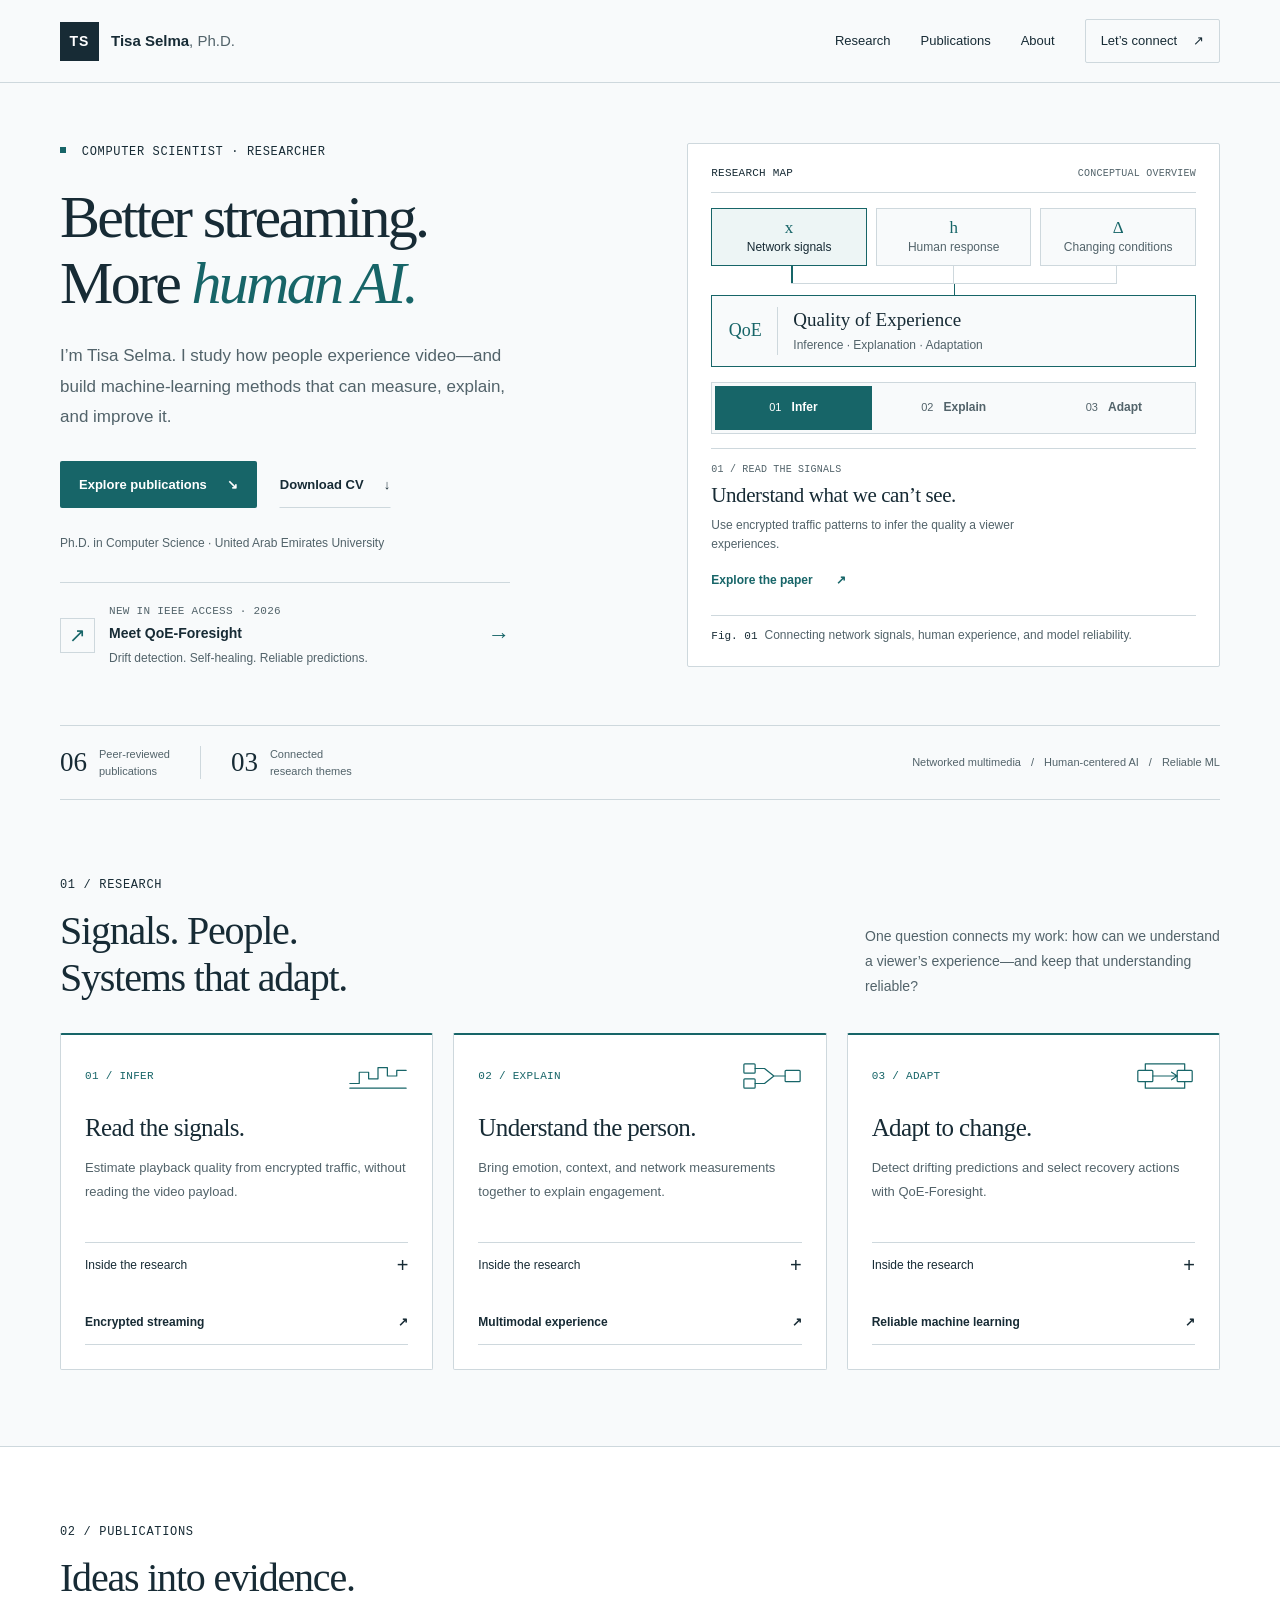
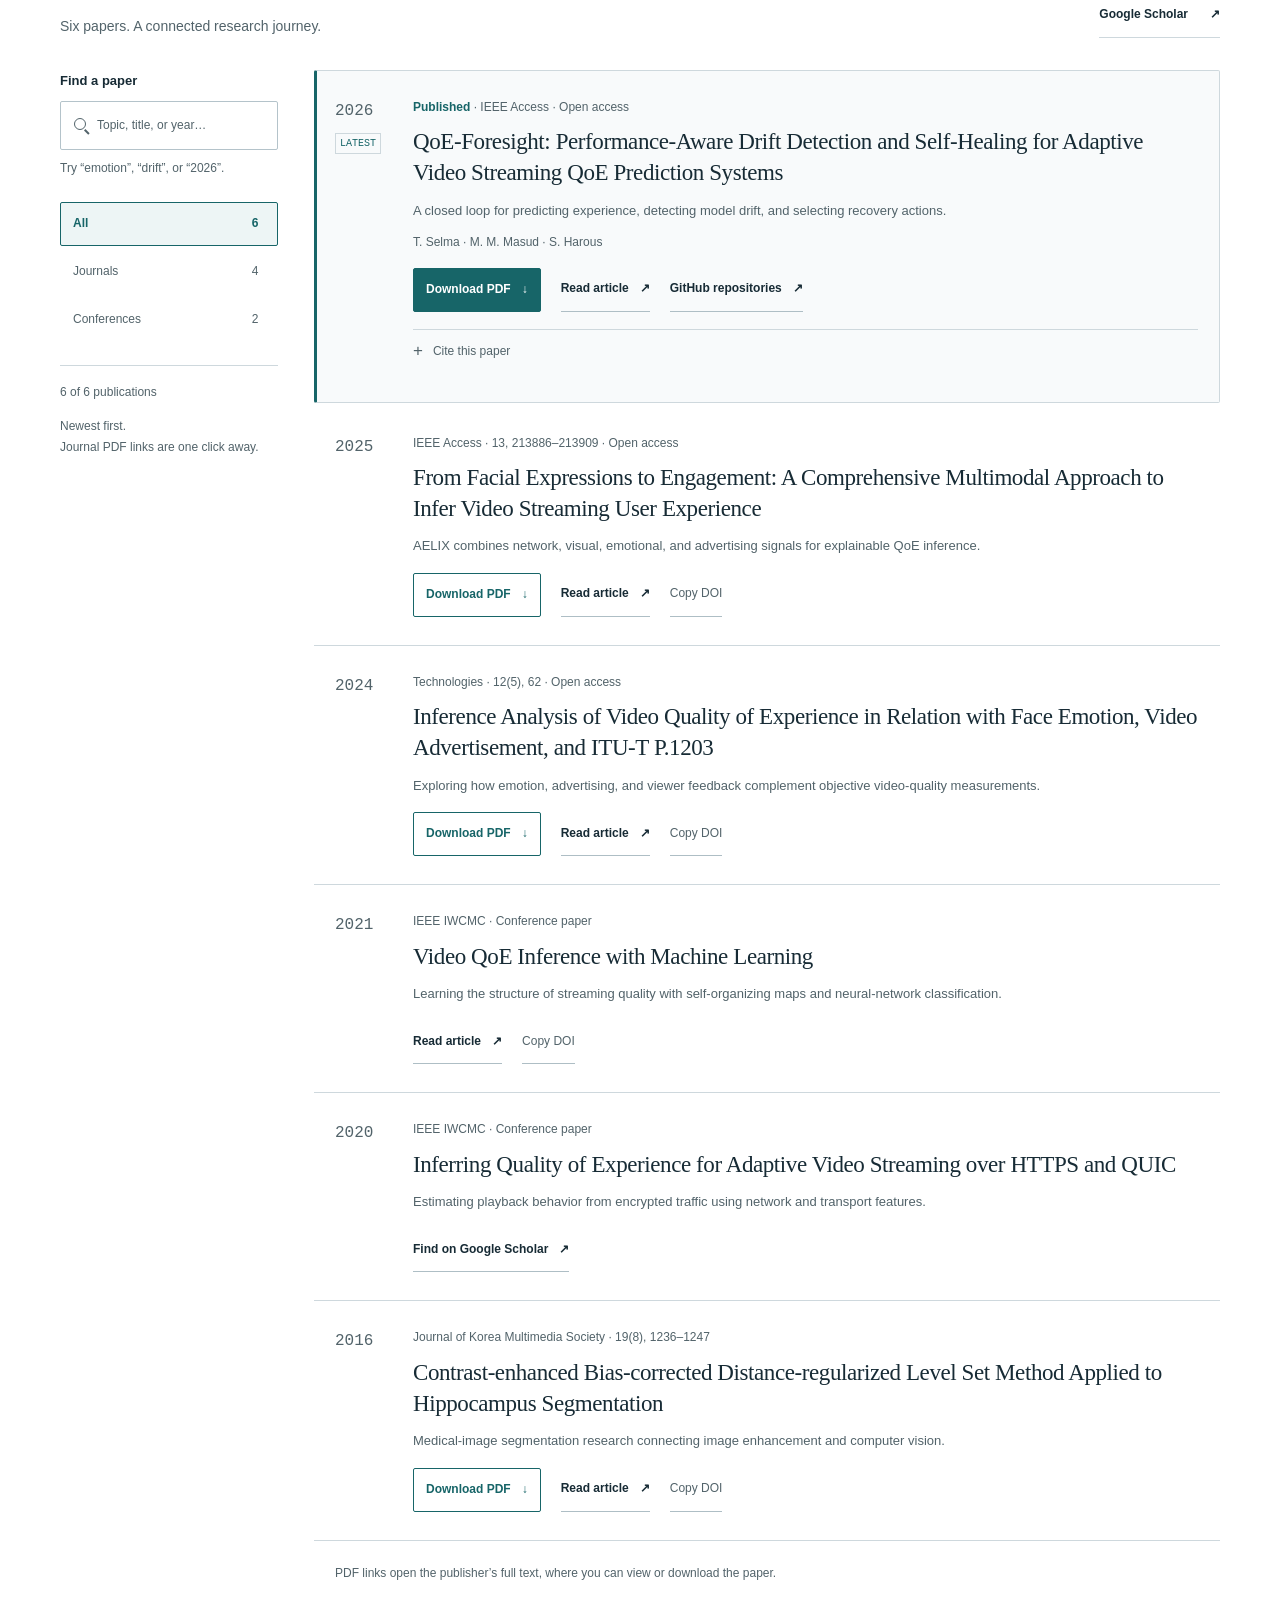
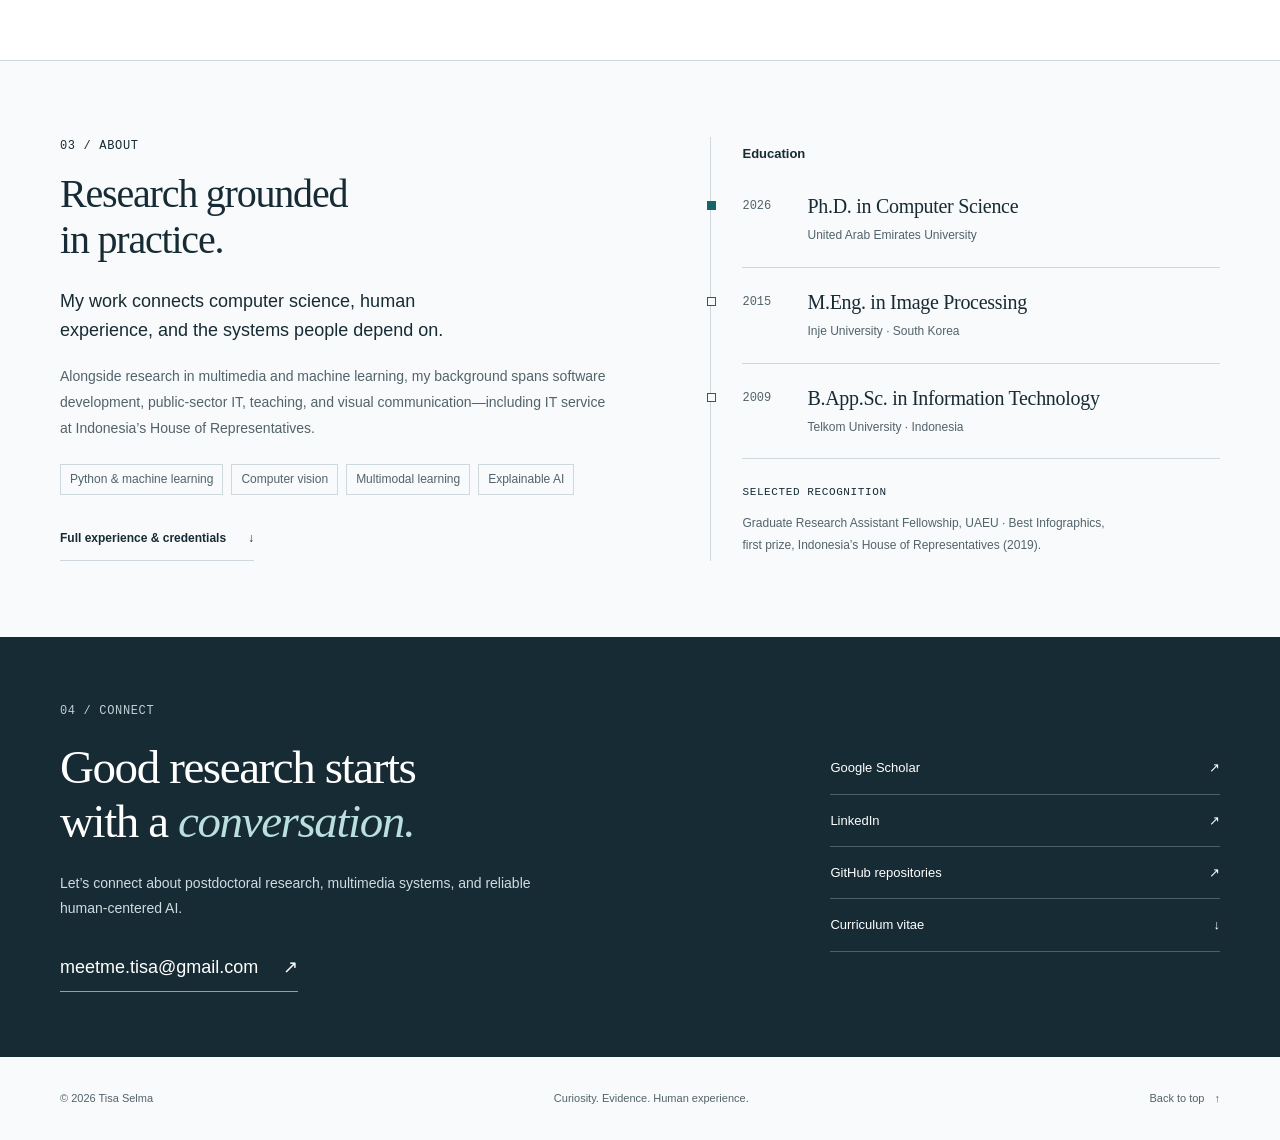
<file: index.html>
<!doctype html>
<html lang="en">
<head>
  <meta charset="utf-8">
  <meta name="viewport" content="width=device-width, initial-scale=1">
  <meta name="description" content="Tisa Selma, Ph.D. — research in video Quality of Experience, human-centered AI, and reliable machine learning. Explore publications and open-access papers.">
  <meta name="theme-color" content="#f8fafb">
  <link rel="canonical" href="https://meetmetisa-dev.github.io/tisa.github.io/">
  <meta property="og:type" content="website">
  <meta property="og:title" content="Tisa Selma, Ph.D. | Human-centered AI & Video QoE">
  <meta property="og:description" content="Connecting network signals, human experience, and reliable AI. Research, publications, and open-access papers.">
  <meta property="og:url" content="https://meetmetisa-dev.github.io/tisa.github.io/">
  <meta name="twitter:card" content="summary">
  <title>Tisa Selma, Ph.D. | Human-centered AI & Video QoE</title>
  <link rel="icon" href="assets/favicon.svg?v=scientific-20260929" type="image/svg+xml">
  <link rel="stylesheet" href="styles.css?v=scientific-20260929">
  <script src="app.js" defer></script>
</head>
<body id="top">
  <a class="skip-link" href="#main-content">Skip to content</a>
  <header class="site-header">
    <div class="reading-progress" aria-hidden="true"></div>
    <div class="header-inner wrap">
      <a class="brand" href="#top" aria-label="Tisa Selma — home"><span class="brand-mark" aria-hidden="true">TS</span><span>Tisa Selma<span class="brand-degree">, Ph.D.</span></span></a>
      <button class="menu-toggle" type="button" aria-expanded="false" aria-controls="primary-nav" hidden>Menu <span aria-hidden="true">+</span></button>
      <nav id="primary-nav" aria-label="Primary navigation">
        <a href="#research">Research</a>
        <a href="#publications">Publications</a>
        <a href="#about">About</a>
        <a class="nav-contact" href="#contact">Let’s connect <span aria-hidden="true">↗</span></a>
      </nav>
    </div>
  </header>

  <main id="main-content" tabindex="-1">
    <section class="hero wrap" aria-labelledby="intro-title">
      <div class="hero-copy">
        <p class="eyebrow"><span class="signal-dot" aria-hidden="true"></span> Computer scientist · Researcher</p>
        <h1 id="intro-title">Better streaming.<br>More <em>human AI.</em></h1>
        <p class="hero-intro">I’m Tisa Selma. I study how people experience video—and build machine-learning methods that can measure, explain, and improve it.</p>
        <div class="hero-actions">
          <a class="button button-primary" href="#publications">Explore publications <span aria-hidden="true">↘</span></a>
          <a class="button button-text" href="assets/Tisa_Selma_CV.pdf" download>Download CV <span aria-hidden="true">↓</span></a>
        </div>
        <p class="hero-footnote">Ph.D. in Computer Science · United Arab Emirates University</p>
        <a class="latest-spotlight" href="#paper-2026"><span class="spotlight-icon" aria-hidden="true">↗</span><span><small>NEW IN IEEE ACCESS · 2026</small><strong>Meet QoE-Foresight</strong><span>Drift detection. Self-healing. Reliable predictions.</span></span><span class="spotlight-arrow" aria-hidden="true">→</span></a>
      </div>
      <figure class="research-visual" data-active="infer" aria-labelledby="research-map-title" aria-describedby="research-map-caption">
        <div class="visual-label"><span id="research-map-title">RESEARCH MAP</span><span class="visual-live">CONCEPTUAL OVERVIEW</span></div>
        <div class="signal-inputs"><span data-signal="infer"><small class="diagram-symbol" aria-hidden="true">x</small><span class="signal-title">Network signals</span></span><span data-signal="explain"><small class="diagram-symbol" aria-hidden="true">h</small><span class="signal-title">Human response</span></span><span data-signal="adapt"><small class="diagram-symbol" aria-hidden="true">Δ</small><span class="signal-title">Changing conditions</span></span></div>
        <div class="signal-paths" aria-hidden="true"><i></i><i></i><i></i></div>
        <div class="qoe-model"><span class="model-index" aria-hidden="true">QoE</span><div class="qoe-core"><span>Quality of Experience</span><strong>Inference · Explanation · Adaptation</strong></div></div>
        <div class="explorer-controls" role="group" aria-label="Choose a research direction" hidden><button type="button" data-explore="infer" aria-pressed="true">01 <span>Infer</span></button><button type="button" data-explore="explain" aria-pressed="false">02 <span>Explain</span></button><button type="button" data-explore="adapt" aria-pressed="false">03 <span>Adapt</span></button></div>
        <div id="explorer-description" aria-live="polite" aria-atomic="true">
          <div class="explorer-panel" data-panel="infer"><p class="explorer-kicker">01 / READ THE SIGNALS</p><h3>Understand what we can’t see.</h3><p>Use encrypted traffic patterns to infer the quality a viewer experiences.</p><a href="#paper-2021">Explore the paper <span aria-hidden="true">↗</span></a></div>
          <div class="explorer-panel" data-panel="explain" hidden><p class="explorer-kicker">02 / UNDERSTAND THE PERSON</p><h3>Put the viewer in the picture.</h3><p>Connect emotion, context, and network signals to explain quality and engagement.</p><a href="#paper-2025">Explore AELIX <span aria-hidden="true">↗</span></a></div>
          <div class="explorer-panel" data-panel="adapt" hidden><p class="explorer-kicker">03 / ADAPT TO CHANGE</p><h3>Keep predictions reliable.</h3><p>Detect model drift and select recovery actions as streaming conditions change.</p><a href="#paper-2026">Explore QoE-Foresight <span aria-hidden="true">↗</span></a></div>
        </div>
        <figcaption id="research-map-caption" class="figure-caption"><b>Fig. 01</b><span>Connecting network signals, human experience, and model reliability.</span></figcaption>
      </figure>
    </section>

    <div class="profile-strip wrap" aria-label="Research at a glance">
      <p><strong>06</strong><span>Peer-reviewed<br>publications</span></p>
      <p><strong>03</strong><span>Connected<br>research themes</span></p>
      <p class="strip-note">Networked multimedia <span aria-hidden="true">/</span> Human-centered AI <span aria-hidden="true">/</span> Reliable ML</p>
    </div>

    <section id="research" class="section wrap" aria-labelledby="research-title">
      <div class="section-heading"><div><p class="eyebrow">01 / Research</p><h2 id="research-title">Signals. People.<br>Systems that adapt.</h2></div><p>One question connects my work: how can we understand a viewer’s experience—and keep that understanding reliable?</p></div>
      <div class="research-grid">
        <article class="research-card"><div class="card-top"><span>01 / INFER</span><span class="method-glyph glyph-infer" aria-hidden="true"><svg viewBox="0 0 64 32" focusable="false"><path d="M2 24H12V12H22V19H32V7H42V16H52V10H62"/><path d="M2 29H62"/></svg></span></div><h3>Read the signals.</h3><p>Estimate playback quality from encrypted traffic, without reading the video payload.</p><details class="research-details"><summary>Inside the research <span aria-hidden="true">+</span></summary><dl><div><dt>Inputs</dt><dd>Network and transport features from streaming traffic.</dd></div><div><dt>Focus</dt><dd>Startup delay, playback stalls, and selected bitrate.</dd></div></dl></details><a class="text-link" href="#paper-2021">Encrypted streaming <span aria-hidden="true">↗</span></a></article>
        <article class="research-card"><div class="card-top"><span>02 / EXPLAIN</span><span class="method-glyph glyph-explain" aria-hidden="true"><svg viewBox="0 0 64 32" focusable="false"><rect x="2" y="3" width="12" height="10" rx="1"/><rect x="2" y="19" width="12" height="10" rx="1"/><path d="M14 8H24L34 16M14 24H24L34 16M34 16H46"/><rect x="46" y="10" width="16" height="12" rx="1"/></svg></span></div><h3>Understand the person.</h3><p>Bring emotion, context, and network measurements together to explain engagement.</p><details class="research-details"><summary>Inside the research <span aria-hidden="true">+</span></summary><dl><div><dt>Inputs</dt><dd>Facial emotion, viewer feedback, advertising, and network signals.</dd></div><div><dt>Focus</dt><dd>Multimodal, explainable video-experience inference.</dd></div></dl></details><a class="text-link" href="#paper-2025">Multimodal experience <span aria-hidden="true">↗</span></a></article>
        <article class="research-card"><div class="card-top"><span>03 / ADAPT</span><span class="method-glyph glyph-adapt" aria-hidden="true"><svg viewBox="0 0 64 32" focusable="false"><rect x="3" y="10" width="16" height="12" rx="1"/><rect x="45" y="10" width="16" height="12" rx="1"/><path d="M19 16H45M39 12L45 16L39 20M53 10V3H11V10M11 22V29H53V22"/></svg></span></div><h3>Adapt to change.</h3><p>Detect drifting predictions and select recovery actions with QoE-Foresight.</p><details class="research-details"><summary>Inside the research <span aria-hidden="true">+</span></summary><dl><div><dt>Method</dt><dd>Performance-aware drift detection and a self-healing controller.</dd></div><div><dt>Focus</dt><dd>Reliable, explainable predictions under changing conditions.</dd></div></dl></details><a class="text-link" href="#paper-2026">Reliable machine learning <span aria-hidden="true">↗</span></a></article>
      </div>
    </section>

    <section id="publications" class="publications-section section" aria-labelledby="publications-title">
      <div class="wrap">
        <div class="section-heading"><div><p class="eyebrow">02 / Publications</p><h2 id="publications-title">Ideas into evidence.</h2><p class="section-subtitle">Six papers. A connected research journey.</p></div><a class="text-link" href="https://scholar.google.com/citations?hl=en&amp;user=Me3_i5UAAAAJ" target="_blank" rel="noopener noreferrer">Google Scholar <span aria-hidden="true">↗</span></a></div>
        <div class="library-layout">
        <div class="publication-toolbar" hidden>
          <div class="search-field"><label for="publication-search">Find a paper</label><div class="search-input-wrap"><span class="search-icon" aria-hidden="true"></span><input id="publication-search" type="search" placeholder="Topic, title, or year…" autocomplete="off" aria-controls="publication-results" aria-describedby="search-hint"><button id="clear-search" type="button" aria-label="Clear search" hidden>×</button></div><p id="search-hint">Try “emotion”, “drift”, or “2026”.</p></div>
          <div class="filters" role="group" aria-label="Filter publications"><button type="button" data-filter="all" aria-pressed="true">All <span>6</span></button><button type="button" data-filter="journal" aria-pressed="false">Journals <span>4</span></button><button type="button" data-filter="conference" aria-pressed="false">Conferences <span>2</span></button></div>
          <p id="publication-count" role="status" aria-live="polite" aria-atomic="true">6 of 6 publications</p>
          <p class="library-help">Newest first.<br>Journal PDF links are one click away.</p>
        </div>
        <div id="publication-results" class="publication-results">
        <div class="publication-list">
          <article id="paper-2026" class="publication publication-featured" data-type="journal" data-keywords="reliable ai concept drift self healing streaming machine learning">
            <div class="publication-year"><time datetime="2026">2026</time><span class="latest-label">LATEST</span></div>
            <div class="publication-main">
              <p class="publication-meta"><span class="published-label">Published</span> · IEEE Access · Open access</p>
              <h3>QoE-Foresight: Performance-Aware Drift Detection and Self-Healing for Adaptive Video Streaming QoE Prediction Systems</h3>
              <p class="publication-summary">A closed loop for predicting experience, detecting model drift, and selecting recovery actions.</p>
              <p class="publication-authors">T. Selma · M. M. Masud · S. Harous</p>
              <div class="publication-links"><a class="pdf-link" href="https://ieeexplore.ieee.org/stamp/stamp.jsp?tp=&amp;arnumber=11676017" target="_blank" rel="noopener noreferrer" aria-label="Download QoE-Foresight PDF from IEEE">Download PDF <span aria-hidden="true">↓</span></a><a href="https://ieeexplore.ieee.org/document/11676017/" target="_blank" rel="noopener noreferrer">Read article <span aria-hidden="true">↗</span></a><a href="https://github.com/meetmetisa-dev?tab=repositories" target="_blank" rel="noopener noreferrer">GitHub repositories <span aria-hidden="true">↗</span></a></div>
              <details class="citation-details"><summary>Cite this paper <span aria-hidden="true">+</span></summary><div class="citation-body"><p id="citation-text">T. Selma, M. M. Masud and S. Harous, “QoE-Foresight: Performance-Aware Drift Detection and Self-Healing for Adaptive Video Streaming QoE Prediction Systems,” IEEE Access, 2026, doi: 10.1109/ACCESS.2026.3730093.</p><p class="publication-doi">DOI: <a href="https://doi.org/10.1109/ACCESS.2026.3730093">10.1109/ACCESS.2026.3730093</a></p><div class="citation-actions"><button type="button" data-copy-citation hidden>Copy citation</button><button type="button" data-copy-doi="10.1109/ACCESS.2026.3730093" aria-label="Copy QoE-Foresight DOI" hidden>Copy DOI</button></div></div></details>
            </div>
          </article>
          <article id="paper-2025" class="publication" data-type="journal" data-keywords="human centered ai aelix multimodal emotion explainability">
            <div class="publication-year"><time datetime="2025">2025</time></div>
            <div class="publication-main"><p class="publication-meta">IEEE Access · 13, 213886–213909 · Open access</p><h3>From Facial Expressions to Engagement: A Comprehensive Multimodal Approach to Infer Video Streaming User Experience</h3><p class="publication-summary">AELIX combines network, visual, emotional, and advertising signals for explainable QoE inference.</p><div class="publication-links"><a class="pdf-link" href="https://ieeexplore.ieee.org/stamp/stamp.jsp?tp=&amp;arnumber=11284837" target="_blank" rel="noopener noreferrer" aria-label="Download From Facial Expressions to Engagement PDF from IEEE">Download PDF <span aria-hidden="true">↓</span></a><a href="https://doi.org/10.1109/ACCESS.2025.3641843" target="_blank" rel="noopener noreferrer">Read article <span aria-hidden="true">↗</span></a><button type="button" data-copy-doi="10.1109/ACCESS.2025.3641843" aria-label="Copy From Facial Expressions to Engagement DOI" hidden>Copy DOI</button></div></div>
          </article>
          <article id="paper-2024" class="publication" data-type="journal">
            <div class="publication-year"><time datetime="2024">2024</time></div>
            <div class="publication-main"><p class="publication-meta">Technologies · 12(5), 62 · Open access</p><h3>Inference Analysis of Video Quality of Experience in Relation with Face Emotion, Video Advertisement, and ITU-T P.1203</h3><p class="publication-summary">Exploring how emotion, advertising, and viewer feedback complement objective video-quality measurements.</p><div class="publication-links"><a class="pdf-link" href="https://www.mdpi.com/2227-7080/12/5/62/pdf" target="_blank" rel="noopener noreferrer" aria-label="Download Inference Analysis of Video Quality of Experience PDF from MDPI">Download PDF <span aria-hidden="true">↓</span></a><a href="https://doi.org/10.3390/technologies12050062" target="_blank" rel="noopener noreferrer">Read article <span aria-hidden="true">↗</span></a><button type="button" data-copy-doi="10.3390/technologies12050062" aria-label="Copy Inference Analysis DOI" hidden>Copy DOI</button></div></div>
          </article>
          <article id="paper-2021" class="publication" data-type="conference" data-keywords="encrypted streaming network traffic inference">
            <div class="publication-year"><time datetime="2021">2021</time></div>
            <div class="publication-main"><p class="publication-meta">IEEE IWCMC · Conference paper</p><h3>Video QoE Inference with Machine Learning</h3><p class="publication-summary">Learning the structure of streaming quality with self-organizing maps and neural-network classification.</p><div class="publication-links"><a href="https://doi.org/10.1109/IWCMC51323.2021.9498579" target="_blank" rel="noopener noreferrer">Read article <span aria-hidden="true">↗</span></a><button type="button" data-copy-doi="10.1109/IWCMC51323.2021.9498579" aria-label="Copy Video QoE Inference with Machine Learning DOI" hidden>Copy DOI</button></div></div>
          </article>
          <article id="paper-2020" class="publication" data-type="conference">
            <div class="publication-year"><time datetime="2020">2020</time></div>
            <div class="publication-main"><p class="publication-meta">IEEE IWCMC · Conference paper</p><h3>Inferring Quality of Experience for Adaptive Video Streaming over HTTPS and QUIC</h3><p class="publication-summary">Estimating playback behavior from encrypted traffic using network and transport features.</p><div class="publication-links"><a href="https://scholar.google.com/citations?hl=en&amp;user=Me3_i5UAAAAJ" target="_blank" rel="noopener noreferrer">Find on Google Scholar <span aria-hidden="true">↗</span></a></div></div>
          </article>
          <article id="paper-2016" class="publication" data-type="journal">
            <div class="publication-year"><time datetime="2016">2016</time></div>
            <div class="publication-main"><p class="publication-meta">Journal of Korea Multimedia Society · 19(8), 1236–1247</p><h3>Contrast-enhanced Bias-corrected Distance-regularized Level Set Method Applied to Hippocampus Segmentation</h3><p class="publication-summary">Medical-image segmentation research connecting image enhancement and computer vision.</p><div class="publication-links"><a class="pdf-link" href="https://koreascience.kr/article/JAKO201627035760515.pdf" target="_blank" rel="noopener noreferrer" aria-label="Download Hippocampus Segmentation PDF from KoreaScience">Download PDF <span aria-hidden="true">↓</span></a><a href="https://doi.org/10.9717/kmms.2016.19.8.1236" target="_blank" rel="noopener noreferrer">Read article <span aria-hidden="true">↗</span></a><button type="button" data-copy-doi="10.9717/kmms.2016.19.8.1236" aria-label="Copy Hippocampus Segmentation DOI" hidden>Copy DOI</button></div></div>
          </article>
        </div>
        <div id="publication-empty" class="publication-empty" hidden><span aria-hidden="true">⌕</span><h3>No matching publications.</h3><p>Try another topic or reset the library.</p><button class="button button-primary" type="button" data-reset-publications>Clear search and filters <span aria-hidden="true">↻</span></button></div>
        <p class="publication-note">PDF links open the publisher’s full text, where you can view or download the paper.</p>
        </div>
        </div>
      </div>
    </section>

    <section id="about" class="section wrap about-section" aria-labelledby="about-title">
      <div class="about-copy"><p class="eyebrow">03 / About</p><h2 id="about-title">Research grounded<br>in practice.</h2><p class="about-lead">My work connects computer science, human experience, and the systems people depend on.</p><p>Alongside research in multimedia and machine learning, my background spans software development, public-sector IT, teaching, and visual communication—including IT service at Indonesia’s House of Representatives.</p><div class="methods"><span>Python & machine learning</span><span>Computer vision</span><span>Multimodal learning</span><span>Explainable AI</span></div><a class="text-link" href="assets/Tisa_Selma_CV.pdf" download>Full experience & credentials <span aria-hidden="true">↓</span></a></div>
      <div class="about-details"><h3>Education</h3><ol class="education"><li><span>2026</span><div><h4>Ph.D. in Computer Science</h4><p>United Arab Emirates University</p></div></li><li><span>2015</span><div><h4>M.Eng. in Image Processing</h4><p>Inje University · South Korea</p></div></li><li><span>2009</span><div><h4>B.App.Sc. in Information Technology</h4><p>Telkom University · Indonesia</p></div></li></ol><div class="recognition"><p class="eyebrow">Selected recognition</p><p>Graduate Research Assistant Fellowship, UAEU · Best Infographics, first prize, Indonesia’s House of Representatives (2019).</p></div></div>
    </section>

    <section id="contact" class="contact-section" aria-labelledby="contact-title"><div class="wrap contact-inner"><div><p class="eyebrow">04 / Connect</p><h2 id="contact-title">Good research starts<br>with a <em>conversation.</em></h2><p>Let’s connect about postdoctoral research, multimedia systems, and reliable human-centered AI.</p><a class="contact-email" href="mailto:meetme.tisa@gmail.com">meetme.tisa@gmail.com <span aria-hidden="true">↗</span></a></div><div class="contact-links"><a href="https://scholar.google.com/citations?hl=en&amp;user=Me3_i5UAAAAJ" target="_blank" rel="noopener noreferrer">Google Scholar <span aria-hidden="true">↗</span></a><a href="https://www.linkedin.com/in/tisa-selma-phd-58960b211" target="_blank" rel="noopener noreferrer">LinkedIn <span aria-hidden="true">↗</span></a><a href="https://github.com/meetmetisa-dev?tab=repositories" target="_blank" rel="noopener noreferrer">GitHub repositories <span aria-hidden="true">↗</span></a><a href="assets/Tisa_Selma_CV.pdf" download>Curriculum vitae <span aria-hidden="true">↓</span></a></div></div></section>
  </main>
  <footer class="site-footer wrap"><span>© 2026 Tisa Selma</span><span>Curiosity. Evidence. Human experience.</span><a href="#top">Back to top <span aria-hidden="true">↑</span></a></footer>
  <p id="copy-status" class="copy-status" role="status" aria-live="polite" aria-atomic="true"></p>
</body>
</html>
</file>
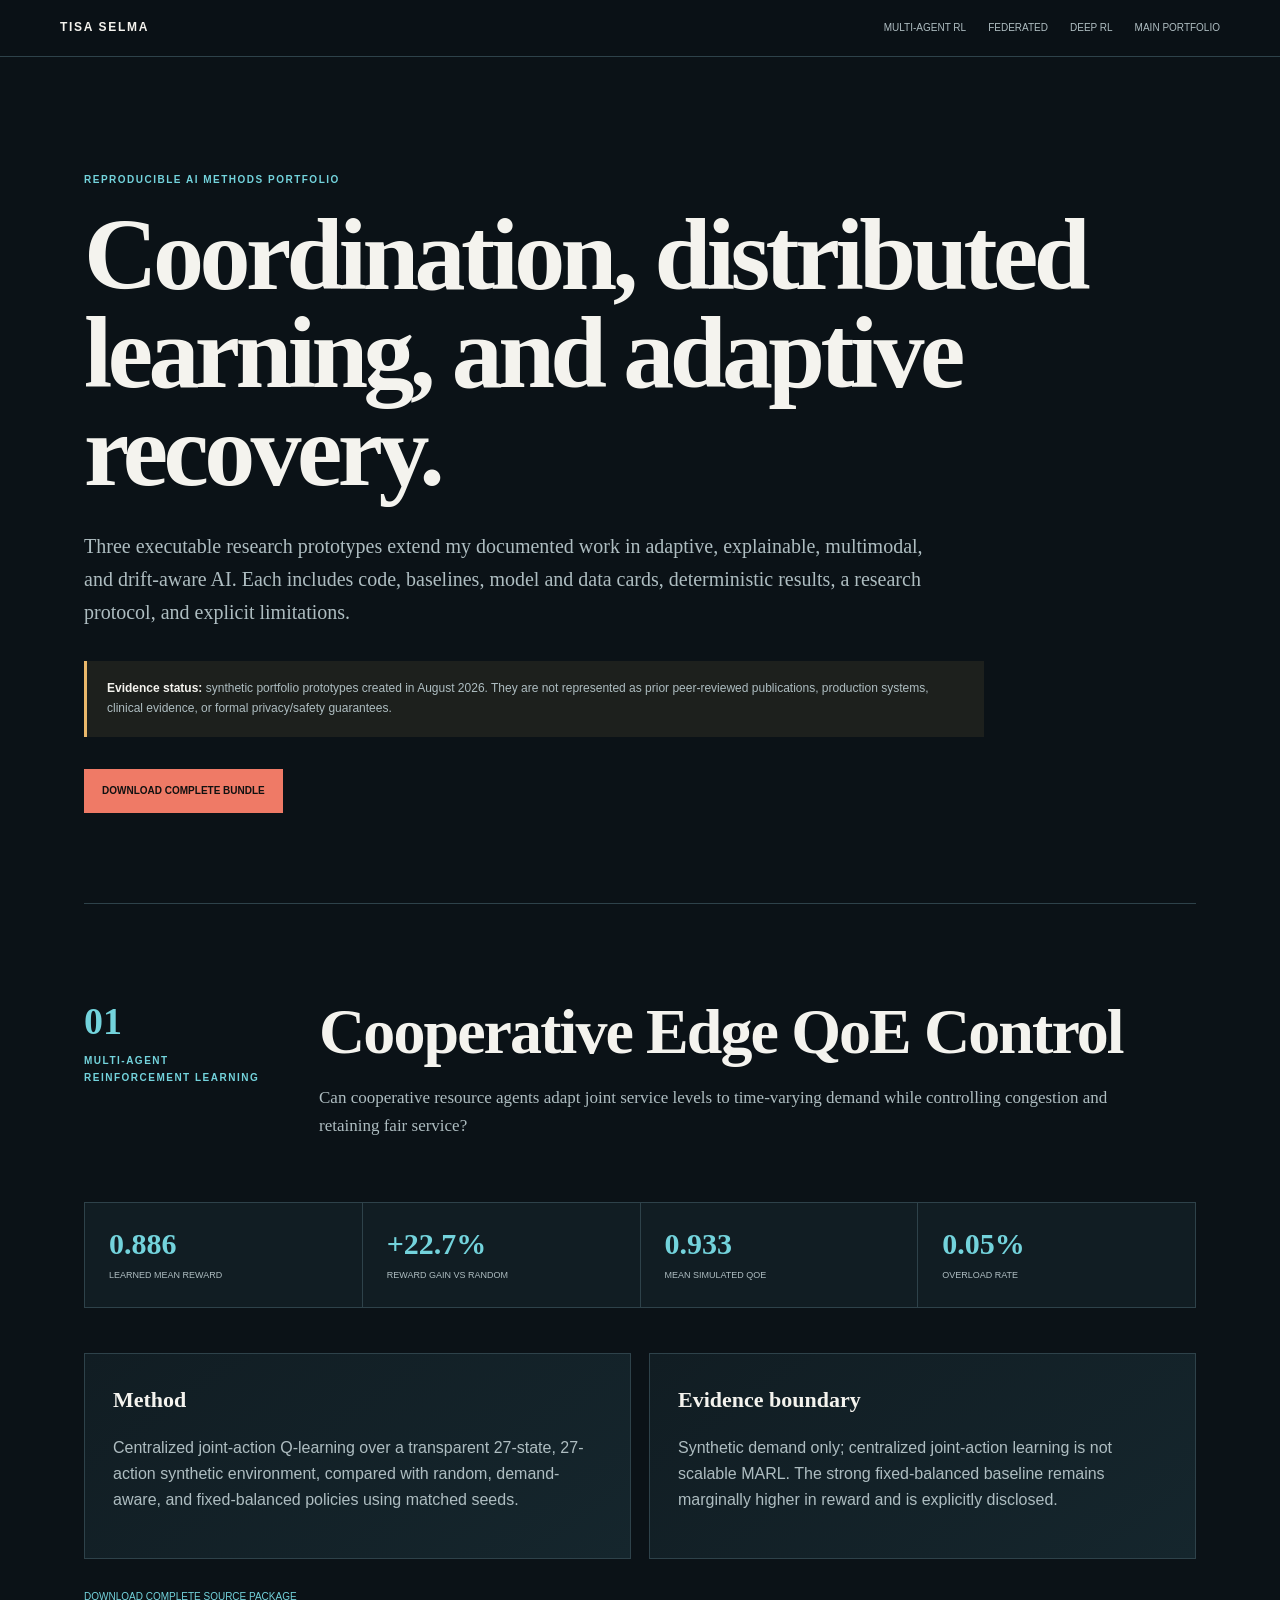
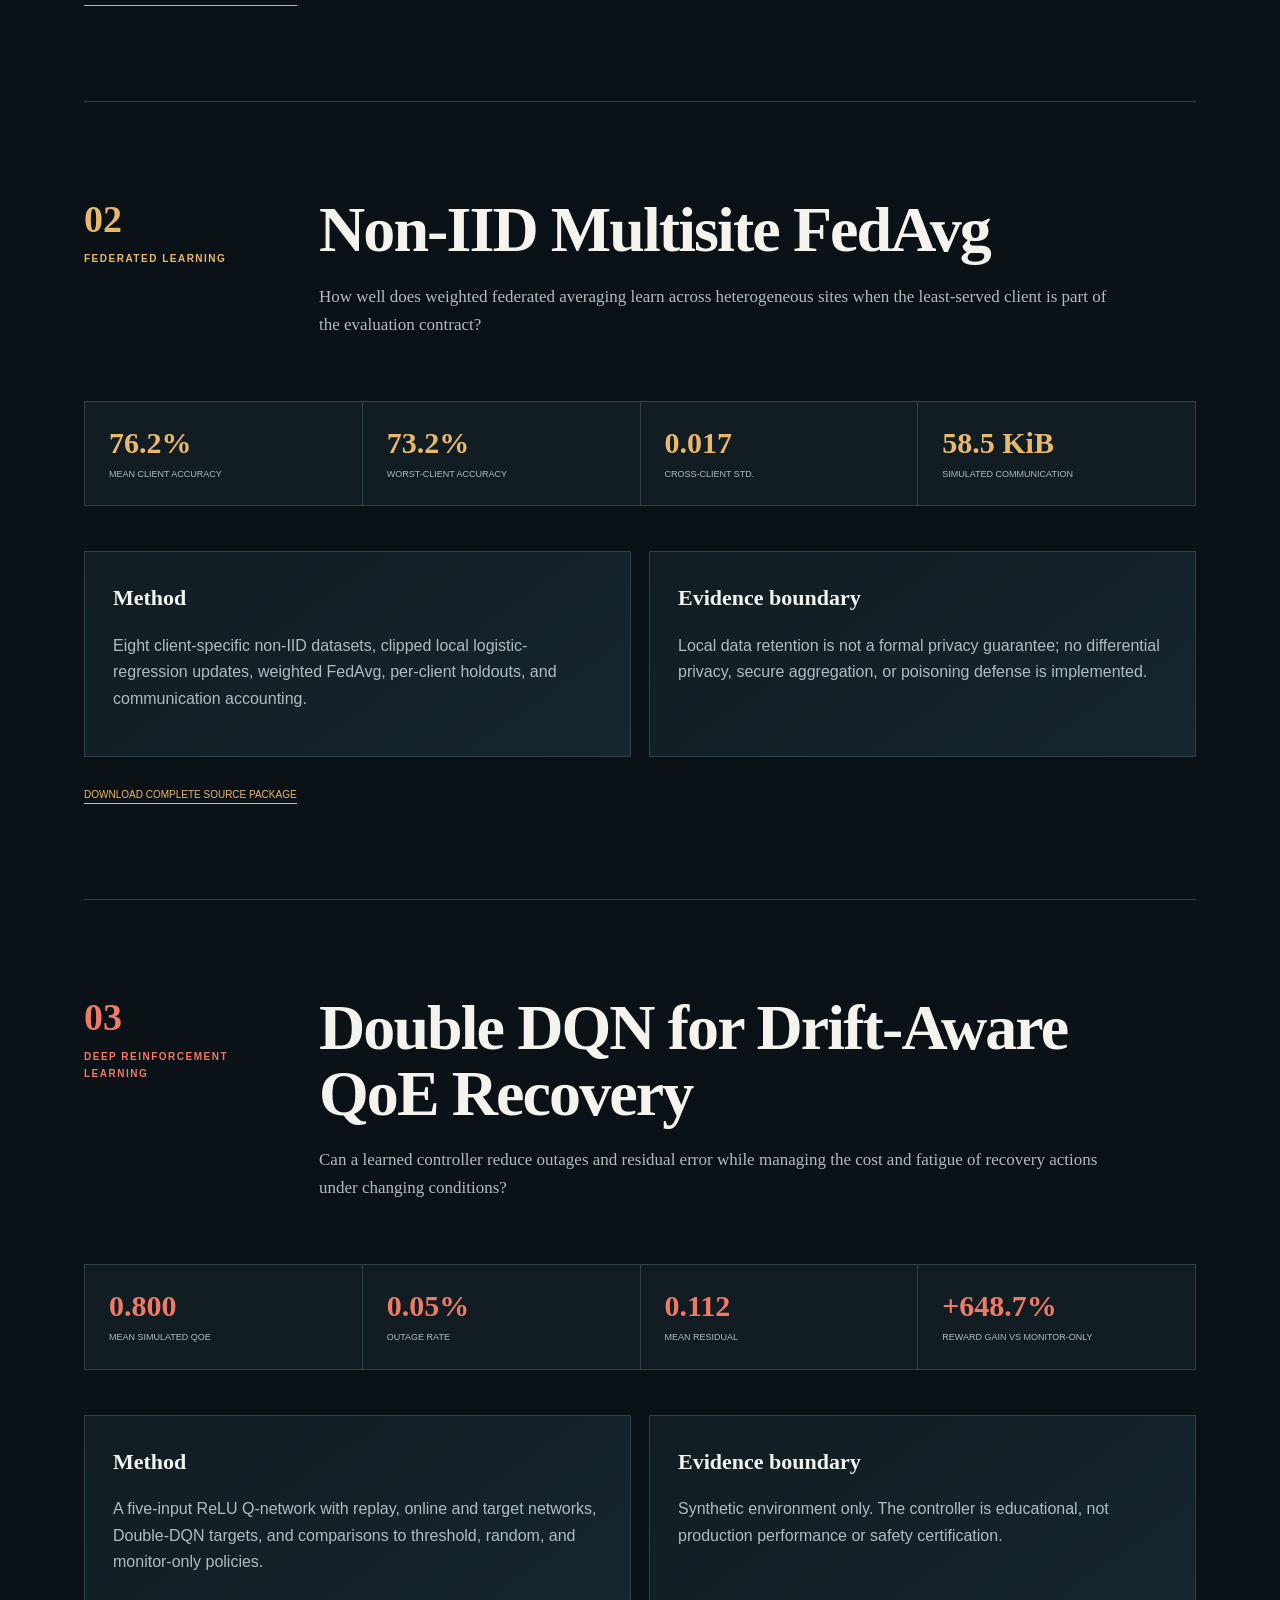
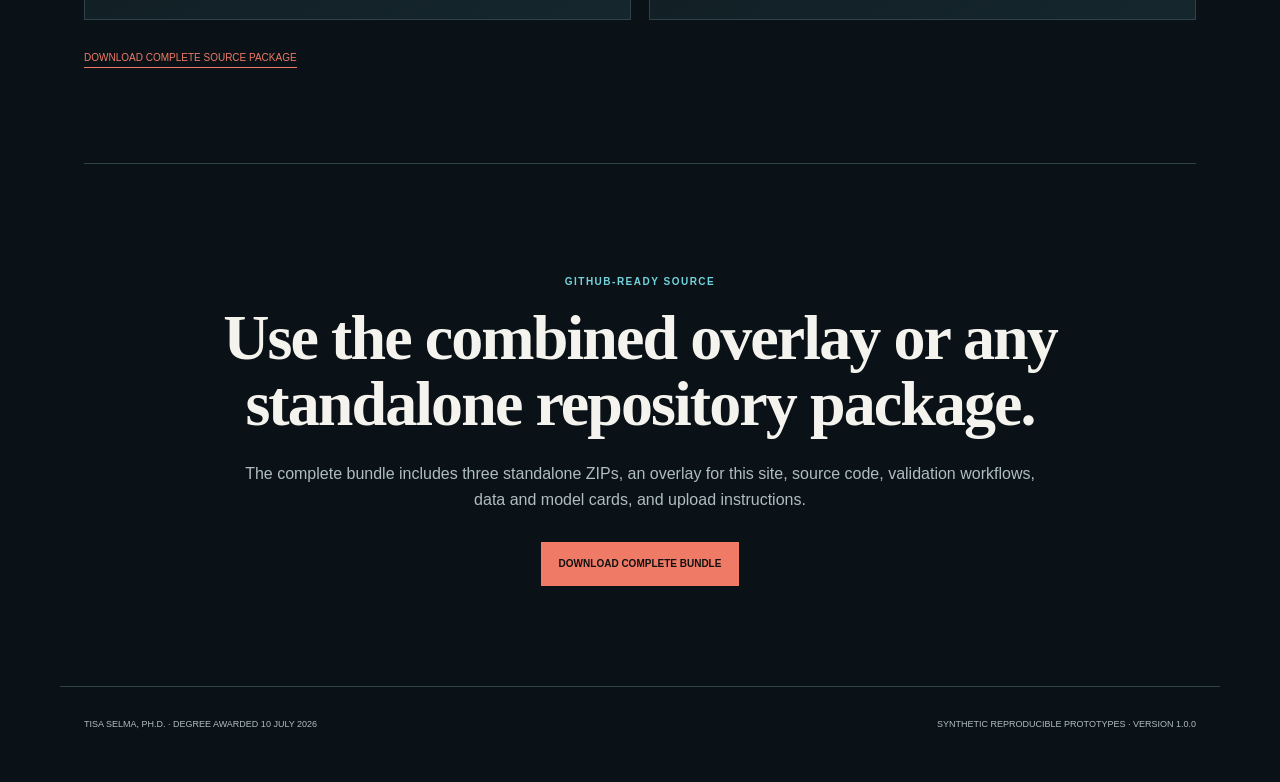
<file: advanced-ai.html>
<!doctype html><html lang="en"><head><meta charset="utf-8"><meta name="viewport" content="width=device-width,initial-scale=1"><meta name="description" content="Tisa Selma's reproducible portfolios in multi-agent reinforcement learning, federated learning, and deep reinforcement learning."><meta name="theme-color" content="#0b1217"><title>Tisa Selma, Ph.D. | Advanced AI Portfolio</title><link rel="stylesheet" href="advanced-ai.css"></head><body><header class="topbar"><a class="brand" href="./">TISA SELMA</a><nav><a href="#multiagent-reinforcement-learning">Multi-Agent RL</a><a href="#federated-learning">Federated</a><a href="#deep-reinforcement-learning">Deep RL</a><a href="./">Main portfolio</a></nav></header><main><section class="hero"><p class="eyebrow">Reproducible AI methods portfolio</p><h1>Coordination, distributed learning, and adaptive recovery.</h1><p class="lead">Three executable research prototypes extend my documented work in adaptive, explainable, multimodal, and drift-aware AI. Each includes code, baselines, model and data cards, deterministic results, a research protocol, and explicit limitations.</p><div class="status"><strong>Evidence status:</strong> synthetic portfolio prototypes created in August 2026. They are not represented as prior peer-reviewed publications, production systems, clinical evidence, or formal privacy/safety guarantees.</div><a class="button" href="assets/downloads/Tisa_Selma_Advanced_AI_Portfolio_Source.zip">Download complete bundle</a></section><section id="multiagent-reinforcement-learning" class="project" style="--accent:#73d3dc"><div class="project-heading"><div><p class="project-index">01</p><p class="eyebrow">Multi-Agent Reinforcement Learning</p></div><div><h2>Cooperative Edge QoE Control</h2><p>Can cooperative resource agents adapt joint service levels to time-varying demand while controlling congestion and retaining fair service?</p></div></div><div class="metrics"><article><strong>0.886</strong><span>learned mean reward</span></article><article><strong>+22.7%</strong><span>reward gain vs random</span></article><article><strong>0.933</strong><span>mean simulated QoE</span></article><article><strong>0.05%</strong><span>overload rate</span></article></div><div class="content-grid"><article><h3>Method</h3><p>Centralized joint-action Q-learning over a transparent 27-state, 27-action synthetic environment, compared with random, demand-aware, and fixed-balanced policies using matched seeds.</p></article><article><h3>Evidence boundary</h3><p>Synthetic demand only; centralized joint-action learning is not scalable MARL. The strong fixed-balanced baseline remains marginally higher in reward and is explicitly disclosed.</p></article></div><div class="project-actions"><a href="assets/downloads/Tisa_Selma_Advanced_AI_Portfolio_Source.zip">Download complete source package</a></div></section><section id="federated-learning" class="project" style="--accent:#eab86b"><div class="project-heading"><div><p class="project-index">02</p><p class="eyebrow">Federated Learning</p></div><div><h2>Non-IID Multisite FedAvg</h2><p>How well does weighted federated averaging learn across heterogeneous sites when the least-served client is part of the evaluation contract?</p></div></div><div class="metrics"><article><strong>76.2%</strong><span>mean client accuracy</span></article><article><strong>73.2%</strong><span>worst-client accuracy</span></article><article><strong>0.017</strong><span>cross-client std.</span></article><article><strong>58.5 KiB</strong><span>simulated communication</span></article></div><div class="content-grid"><article><h3>Method</h3><p>Eight client-specific non-IID datasets, clipped local logistic-regression updates, weighted FedAvg, per-client holdouts, and communication accounting.</p></article><article><h3>Evidence boundary</h3><p>Local data retention is not a formal privacy guarantee; no differential privacy, secure aggregation, or poisoning defense is implemented.</p></article></div><div class="project-actions"><a href="assets/downloads/Tisa_Selma_Advanced_AI_Portfolio_Source.zip">Download complete source package</a></div></section><section id="deep-reinforcement-learning" class="project" style="--accent:#ef7a66"><div class="project-heading"><div><p class="project-index">03</p><p class="eyebrow">Deep Reinforcement Learning</p></div><div><h2>Double DQN for Drift-Aware QoE Recovery</h2><p>Can a learned controller reduce outages and residual error while managing the cost and fatigue of recovery actions under changing conditions?</p></div></div><div class="metrics"><article><strong>0.800</strong><span>mean simulated QoE</span></article><article><strong>0.05%</strong><span>outage rate</span></article><article><strong>0.112</strong><span>mean residual</span></article><article><strong>+648.7%</strong><span>reward gain vs monitor-only</span></article></div><div class="content-grid"><article><h3>Method</h3><p>A five-input ReLU Q-network with replay, online and target networks, Double-DQN targets, and comparisons to threshold, random, and monitor-only policies.</p></article><article><h3>Evidence boundary</h3><p>Synthetic environment only. The controller is educational, not production performance or safety certification.</p></article></div><div class="project-actions"><a href="assets/downloads/Tisa_Selma_Advanced_AI_Portfolio_Source.zip">Download complete source package</a></div></section><section class="download"><p class="eyebrow">GitHub-ready source</p><h2>Use the combined overlay or any standalone repository package.</h2><p>The complete bundle includes three standalone ZIPs, an overlay for this site, source code, validation workflows, data and model cards, and upload instructions.</p><a class="button" href="assets/downloads/Tisa_Selma_Advanced_AI_Portfolio_Source.zip">Download complete bundle</a></section></main><footer><span>Tisa Selma, Ph.D. · Degree awarded 10 July 2026</span><span>Synthetic reproducible prototypes · Version 1.0.0</span></footer></body></html>
</file>
<file: styles.css>
@charset "UTF-8";

:root {
  --paper: #f8fafb;
  --white: #ffffff;
  --ink: #172b35;
  --muted: #52636a;
  --line: #ced8dd;
  --teal: #176568;
  --teal-hover: #104f52;
  --teal-light: #edf5f5;
  --serif: Georgia, "Times New Roman", serif;
  --sans: Arial, Helvetica, sans-serif;
  --mono: "SFMono-Regular", Consolas, "Liberation Mono", monospace;
}

* { box-sizing: border-box; }
html { scroll-behavior: smooth; scroll-padding-top: 105px; }
body {
  margin: 0;
  background: var(--paper);
  color: var(--ink);
  font-family: var(--sans);
  font-size: 16px;
  line-height: 1.65;
  -webkit-font-smoothing: antialiased;
}
a { color: inherit; text-decoration: none; }
button, input, summary { font: inherit; }
button { cursor: pointer; }
a, button { -webkit-tap-highlight-color: transparent; }
a:focus-visible, button:focus-visible, input:focus-visible, summary:focus-visible {
  outline: 3px solid var(--teal);
  outline-offset: 4px;
}
::selection { background: #cbe3e3; color: var(--ink); }
[hidden] { display: none !important; }
.wrap { width: min(1160px, calc(100% - 96px)); margin-inline: auto; }
.skip-link {
  position: fixed;
  z-index: 100;
  top: 12px;
  left: 16px;
  padding: 12px 18px;
  background: var(--ink);
  color: var(--white);
  transform: translateY(-170%);
}
.skip-link:focus { transform: translateY(0); }
#main-content:focus { outline: none; }

/* Navigation and a quiet reading-position indicator. */
.site-header {
  position: sticky;
  top: 0;
  z-index: 50;
  background: var(--paper);
  border-bottom: 1px solid var(--line);
}
.header-inner {
  display: flex;
  align-items: center;
  justify-content: space-between;
  gap: 28px;
  min-height: 82px;
}
.brand { display: flex; align-items: center; gap: 12px; font-size: 15px; font-weight: 600; white-space: nowrap; }
.brand-mark {
  display: grid;
  place-items: center;
  width: 39px;
  height: 39px;
  border: 1px solid var(--ink);
  border-radius: 0;
  background: var(--ink);
  color: var(--white);
  font: 600 14px/1 var(--sans);
  letter-spacing: .08em;
}
.brand-degree { color: var(--muted); font-weight: 400; }
nav { display: flex; align-items: center; gap: 30px; font-size: 13px; }
nav a { position: relative; display: inline-flex; align-items: center; min-height: 44px; padding-block: 10px; }
nav a:hover, nav a[aria-current="location"] { color: var(--teal); }
nav a[aria-current="location"]::after {
  content: "";
  position: absolute;
  right: 0;
  bottom: 4px;
  left: 0;
  height: 2px;
  background: currentColor;
}
nav .nav-contact { gap: 16px; border: 1px solid var(--line); padding: 9px 15px; border-radius: 2px; }
nav .nav-contact:hover { border-color: var(--teal); }
nav .nav-contact[aria-current]::after { display: none; }
.menu-toggle { min-height: 44px; padding: 8px 12px; border: 1px solid var(--line); border-radius: 2px; background: transparent; color: var(--ink); }
.menu-toggle span { margin-left: 14px; }
.reading-progress {
  position: absolute;
  bottom: -1px;
  left: 0;
  width: 100%;
  height: 2px;
  background: var(--teal);
  transform: scaleX(0);
  transform-origin: left;
  pointer-events: none;
}

/* Editorial typography and shared actions. */
.eyebrow {
  margin: 0 0 22px;
  font: 400 12px/1.6 var(--mono);
  letter-spacing: .055em;
  text-transform: uppercase;
}
.signal-dot { display: inline-block; width: 6px; height: 6px; margin: 0 8px 2px 0; background: var(--teal); }
h2 { margin: 0; font: 400 clamp(32px, 3.3vw, 40px)/1.16 var(--serif); letter-spacing: -.03em; }
.button {
  display: inline-flex;
  align-items: center;
  justify-content: space-between;
  gap: 20px;
  min-height: 47px;
  padding: 11px 18px;
  border: 1px solid transparent;
  border-radius: 2px;
  font-size: 13px;
  font-weight: 600;
}
.button-primary { background: var(--teal); color: var(--white); }
.button-primary:hover { background: var(--teal-hover); }
.button-text { padding-inline: 0; border-bottom: 1px solid var(--line); border-radius: 0; }
.button-text:hover { color: var(--teal); border-bottom-color: var(--teal); }
.text-link {
  display: inline-flex;
  align-items: center;
  justify-content: space-between;
  gap: 22px;
  min-height: 44px;
  padding-block: 8px;
  border-bottom: 1px solid var(--line);
  font-size: 12px;
  font-weight: 600;
}
.text-link:hover { color: var(--teal); border-color: var(--teal); }

/* Introduction. */
.hero {
  display: grid;
  grid-template-columns: 1.08fr 1fr;
  align-items: center;
  gap: 52px;
  padding-top: 60px;
  padding-bottom: 58px;
}
.hero-copy { min-width: 0; }
.hero h1 { margin: 0 0 25px; font: 400 clamp(43px, 4.7vw, 60px)/1.1 var(--serif); letter-spacing: -.045em; }
.hero h1 em { color: var(--teal); font-weight: 400; }
.hero-intro { max-width: 475px; margin: 0; font-size: 17px; line-height: 1.8; color: var(--muted); }
.hero-actions { display: flex; align-items: center; flex-wrap: wrap; gap: 22px; margin-top: 28px; }
.hero-footnote { margin: 25px 0 0; color: var(--muted); font-size: 12px; line-height: 1.75; }
.latest-spotlight { display: flex; align-items: center; gap: 14px; max-width: 450px; margin-top: 28px; padding-top: 20px; border-top: 1px solid var(--line); }
.spotlight-icon { display: grid; place-items: center; flex-shrink: 0; width: 35px; height: 35px; border: 1px solid var(--line); color: var(--teal); font-size: 20px; }
.latest-spotlight > span:nth-child(2) { display: flex; flex-direction: column; gap: 3px; }
.latest-spotlight small { color: var(--muted); font: 400 11px/1.5 var(--mono); letter-spacing: .025em; }
.latest-spotlight strong { font-size: 14px; font-weight: 600; }
.latest-spotlight > span:nth-child(2) > span { color: var(--muted); font-size: 12px; line-height: 1.55; }
.spotlight-arrow { margin-left: auto; color: var(--teal); font-size: 22px; }
.latest-spotlight:hover strong { color: var(--teal); text-decoration: underline; text-underline-offset: 4px; }

/* A conceptual figure: labels and connectors, without plotted measurements. */
.research-visual {
  min-width: 0;
  margin: 0;
  padding: 21px 23px;
  border: 1px solid var(--line);
  border-radius: 2px;
  background: var(--white);
}
.visual-label { display: flex; align-items: baseline; justify-content: space-between; gap: 12px; padding-bottom: 10px; border-bottom: 1px solid var(--line); color: var(--ink); font: 400 11px/1.5 var(--mono); letter-spacing: .02em; }
.visual-live { color: var(--muted); font-size: 10px; text-align: right; }
.signal-inputs { display: grid; grid-template-columns: repeat(3, minmax(0, 1fr)); gap: 9px; margin-top: 15px; }
.signal-inputs > span { display: flex; flex-direction: column; align-items: center; justify-content: center; gap: 4px; min-height: 58px; padding: 7px 5px; border: 1px solid var(--line); background: var(--paper); color: var(--muted); text-align: center; }
.diagram-symbol { color: var(--teal); font: 400 17px/1 var(--serif); }
.signal-title { font-size: 12px; line-height: 1.3; }
.research-visual[data-active="infer"] [data-signal="infer"],
.research-visual[data-active="explain"] [data-signal="explain"],
.research-visual[data-active="adapt"] [data-signal="adapt"] { border-color: var(--teal); background: var(--teal-light); color: var(--ink); }
.signal-paths { position: relative; display: grid; grid-template-columns: repeat(3, 1fr); height: 18px; margin: 0 16.4% 11px; border-bottom: 1px solid var(--line); }
.signal-paths i { display: block; width: 1px; height: 100%; background: var(--line); justify-self: center; }
.signal-paths i:first-child { justify-self: start; }
.signal-paths i:last-child { justify-self: end; }
.signal-paths::after { content: ""; position: absolute; left: 50%; bottom: -12px; width: 1px; height: 11px; background: var(--teal); }
.research-visual[data-active="infer"] .signal-paths i:nth-child(1),
.research-visual[data-active="explain"] .signal-paths i:nth-child(2),
.research-visual[data-active="adapt"] .signal-paths i:nth-child(3) { width: 2px; background: var(--teal); }
.qoe-model { display: grid; grid-template-columns: 51px minmax(0, 1fr); align-items: center; gap: 15px; min-height: 72px; padding: 11px 15px; border: 1px solid var(--teal); background: var(--paper); }
.model-index { display: grid; place-items: center; align-self: stretch; border-right: 1px solid var(--line); padding-right: 14px; color: var(--teal); font: 400 18px/1.3 var(--serif); }
.qoe-core { min-width: 0; }
.qoe-core > span:first-child { display: block; font: 400 19px/1.25 var(--serif); }
.qoe-core strong { display: block; margin-top: 5px; color: var(--muted); font-size: 12px; font-weight: 400; line-height: 1.5; }
.figure-caption { margin-top: 12px; padding-top: 10px; border-top: 1px solid var(--line); color: var(--muted); font-size: 12px; line-height: 1.5; }
.figure-caption b { margin-right: 7px; color: var(--ink); font: 400 11px/1.5 var(--mono); white-space: nowrap; }
.explorer-controls { display: grid; grid-template-columns: repeat(3, minmax(0, 1fr)); gap: 4px; margin-top: 15px; padding: 3px; border: 1px solid var(--line); background: var(--paper); }
.explorer-controls button { min-height: 44px; padding: 7px 4px; border: 1px solid transparent; border-radius: 0; background: transparent; color: var(--muted); font-size: 11px; }
.explorer-controls button span { margin-left: 7px; font-size: 12px; font-weight: 600; }
.explorer-controls button:hover { color: var(--teal); border-color: var(--line); }
.explorer-controls button[aria-pressed="true"] { border-color: var(--teal); background: var(--teal); color: var(--white); }
#explorer-description { margin-top: 14px; padding-top: 13px; border-top: 1px solid var(--line); }
.explorer-panel { min-height: 123px; }
.explorer-panel .explorer-kicker { margin: 0 0 6px; color: var(--muted); font: 400 10px/1.5 var(--mono); letter-spacing: .02em; }
.explorer-panel h3 { margin: 0 0 7px; font: 400 21px/1.22 var(--serif); letter-spacing: -.02em; }
.explorer-panel > p:not(.explorer-kicker) { margin: 0; max-width: 355px; color: var(--muted); font-size: 12px; line-height: 1.65; }
.explorer-panel a { display: inline-flex; align-items: center; gap: 23px; min-height: 44px; margin-top: 4px; color: var(--teal); font-size: 12px; font-weight: 600; }
.explorer-panel a:hover { text-decoration: underline; text-underline-offset: 4px; }

/* Slim index followed by three consistently structured research directions. */
.profile-strip { display: flex; align-items: center; gap: 30px; padding-block: 20px; border-block: 1px solid var(--line); }
.profile-strip p { display: flex; align-items: center; gap: 12px; margin: 0; }
.profile-strip > p + p { padding-left: 30px; border-left: 1px solid var(--line); }
.profile-strip strong { color: var(--ink); font: 400 27px/1 var(--serif); }
.profile-strip p > span { color: var(--muted); font-size: 11px; line-height: 1.5; }
.profile-strip .strip-note { max-width: 410px; margin-left: auto; gap: 10px; color: var(--muted); font-size: 11px; line-height: 1.7; border: 0; padding: 0; }
.section { padding-block: 76px; }
.section-heading { display: flex; align-items: flex-end; justify-content: space-between; gap: 50px; margin-bottom: 32px; }
.section-heading .eyebrow { margin-bottom: 13px; }
.section-heading > p { max-width: 355px; margin: 0 0 2px; color: var(--muted); font-size: 14px; line-height: 1.8; }
.section-subtitle { margin: 13px 0 0; color: var(--muted); font-size: 14px; }
.research-grid { display: grid; grid-template-columns: repeat(3, minmax(0, 1fr)); align-items: start; gap: 20px; }
.research-card { display: flex; flex-direction: column; min-width: 0; padding: 24px; border: 1px solid var(--line); border-top: 2px solid var(--teal); border-radius: 2px; background: var(--white); }
.card-top { display: flex; align-items: center; justify-content: space-between; gap: 12px; min-height: 34px; margin-bottom: 20px; color: var(--teal); }
.card-top > span:first-child { font: 400 11px/1.5 var(--mono); letter-spacing: .025em; }
.method-glyph { display: inline-flex; flex: 0 0 60px; align-items: center; justify-content: center; color: var(--teal); }
.method-glyph svg { display: block; width: 60px; height: 30px; overflow: visible; fill: none; stroke: currentColor; stroke-width: 1.3; stroke-linecap: round; stroke-linejoin: round; }
.research-card h3 { margin: 0 0 13px; font: 400 25px/1.2 var(--serif); letter-spacing: -.025em; }
.research-card > p { min-height: 68px; margin: 0 0 18px; color: var(--muted); font-size: 13px; line-height: 1.8; }
.research-card .text-link { width: 100%; margin-top: 13px; }
.research-details { border-top: 1px solid var(--line); }
.research-details summary, .citation-details summary { display: flex; align-items: center; justify-content: space-between; gap: 14px; min-height: 45px; color: var(--ink); font-size: 12px; list-style: none; cursor: pointer; }
summary::-webkit-details-marker { display: none; }
.research-details summary > span, .citation-details summary > span { font-size: 20px; font-weight: 400; }
.research-details[open] summary > span, .citation-details[open] summary > span { transform: rotate(45deg); }
.research-details dl { margin: 0 0 9px; }
.research-details dl > div + div { margin-top: 12px; }
.research-details dt { color: var(--ink); font-size: 11px; font-weight: 600; }
.research-details dd { margin: 3px 0 0; color: var(--muted); font-size: 12px; line-height: 1.8; }

/* Publication library, arranged like a readable bibliography. */
.publications-section { background: var(--white); border-block: 1px solid var(--line); }
body.js-ready .library-layout { display: grid; grid-template-columns: 218px minmax(0, 1fr); align-items: start; gap: 36px; }
.publication-toolbar { position: sticky; top: 109px; display: flex; flex-direction: column; align-items: stretch; gap: 23px; margin: 0; }
.search-field label { display: block; margin-bottom: 10px; font-size: 13px; font-weight: 600; }
.search-input-wrap { position: relative; display: flex; align-items: center; min-width: 0; min-height: 47px; border: 1px solid #b4c3ca; border-radius: 2px; background: var(--white); }
.search-input-wrap:focus-within { border-color: var(--teal); }
.search-icon { position: absolute; top: 16px; left: 13px; width: 12px; height: 12px; border: 1.5px solid var(--muted); border-radius: 50%; pointer-events: none; }
.search-icon::after { content: ""; position: absolute; right: -5px; bottom: -3px; width: 6px; height: 1.5px; background: var(--muted); transform: rotate(45deg); }
#publication-search { width: 100%; min-width: 0; min-height: 47px; padding: 11px 37px 11px 36px; border: 0; border-radius: 2px; background: transparent; color: var(--ink); font-size: 12px; }
#publication-search::-webkit-search-cancel-button { display: none; }
#publication-search::placeholder { color: var(--muted); opacity: 1; }
#clear-search { position: absolute; top: 1px; right: 0; width: 36px; min-height: 44px; padding: 0; border: 0; background: transparent; color: var(--muted); font-size: 21px; }
#search-hint { margin: 9px 0 0; color: var(--muted); font-size: 12px; line-height: 1.65; }
.filters { display: flex; flex-direction: column; gap: 4px; }
.filters button { display: flex; align-items: center; justify-content: space-between; gap: 12px; min-height: 44px; padding: 10px 12px; border: 1px solid transparent; border-radius: 2px; background: transparent; color: var(--muted); text-align: left; font-size: 12px; }
.filters button:hover { color: var(--teal); border-color: var(--line); }
.filters button span { min-width: 20px; text-align: center; font-size: 12px; }
.filters button[aria-pressed="true"] { border-color: var(--teal); background: var(--teal-light); color: var(--teal); font-weight: 600; }
#publication-count { margin: 0; padding-top: 17px; border-top: 1px solid var(--line); color: var(--muted); font-size: 12px; }
.library-help { margin: -10px 0 0; color: var(--muted); font-size: 12px; line-height: 1.8; }
.publication-results { min-width: 0; }
.publication { display: grid; grid-template-columns: 57px minmax(0, 1fr); gap: 21px; padding: 26px 21px 28px; border-bottom: 1px solid var(--line); scroll-margin-top: 105px; }
.publication-featured { margin-bottom: 4px; padding-left: 18px; border: 1px solid var(--line); border-left: 3px solid var(--teal); border-radius: 2px; background: var(--paper); }
.publication-year { display: flex; flex-direction: column; align-items: flex-start; gap: 10px; padding-top: 2px; }
.publication-year time { color: var(--muted); font: 400 16px/1.5 var(--mono); }
.latest-label { padding: 2px 4px; border: 1px solid var(--line); color: var(--teal); font: 400 10px/1.5 var(--mono); }
.publication-main { min-width: 0; }
.publication-meta { margin: 0 0 9px; color: var(--muted); font-size: 12px; line-height: 1.7; }
.published-label { color: var(--teal); font-weight: 600; }
.publication h3 { margin: 0 0 10px; font: 400 23px/1.36 var(--serif); letter-spacing: -.018em; overflow-wrap: break-word; }
.publication-summary { margin: 0; color: var(--muted); font-size: 13px; line-height: 1.8; }
.publication-authors { margin: 10px 0 0; color: var(--muted); font-size: 12px; line-height: 1.7; }
.publication-links { display: flex; align-items: center; flex-wrap: wrap; gap: 7px 20px; margin-top: 15px; }
.publication-links a, .publication-links button { display: inline-flex; align-items: center; gap: 11px; min-height: 44px; padding: 0; border: 0; border-bottom: 1px solid #aebec5; border-radius: 0; background: transparent; color: var(--ink); font-size: 12px; font-weight: 600; }
.publication-links a:hover, .publication-links button:hover { color: var(--teal); border-color: var(--teal); }
.publication-links button { color: var(--muted); font-weight: 400; }
.publication-links .pdf-link { padding: 8px 12px; border: 1px solid var(--teal); border-radius: 2px; background: var(--white); color: var(--teal); }
.publication-links .pdf-link:hover { background: var(--teal-light); }
.publication-featured .pdf-link { background: var(--teal); color: var(--white); }
.publication-featured .pdf-link:hover { background: var(--teal-hover); }
.publication-doi { margin: 6px 0 0; color: var(--muted); font: 400 12px/1.7 var(--mono); overflow-wrap: anywhere; }
.publication-doi a { text-decoration: underline; text-decoration-color: var(--line); text-underline-offset: 3px; }
.publication-doi a:hover { color: var(--teal); text-decoration-color: currentColor; }
.citation-details { margin-top: 17px; border-top: 1px solid var(--line); }
.citation-details summary { justify-content: flex-start; gap: 10px; min-height: 44px; color: var(--muted); }
.citation-details summary > span { order: -1; font-size: 17px; }
.citation-body { margin-top: 2px; padding: 16px; border: 1px solid var(--line); border-radius: 2px; background: var(--white); }
.citation-body > p:first-child { margin: 0 0 12px; color: var(--muted); font-size: 12px; line-height: 1.85; user-select: all; }
.citation-actions { display: flex; flex-wrap: wrap; gap: 12px; margin-top: 12px; }
.citation-actions button { min-height: 44px; padding: 8px 12px; border: 1px solid var(--line); border-radius: 2px; background: var(--white); color: var(--teal); font-size: 12px; }
.citation-actions button:hover { border-color: var(--teal); background: var(--teal-light); }
.publication-empty { padding: 44px 23px; border: 1px dashed #b4c3ca; border-radius: 2px; background: var(--paper); text-align: center; }
.publication-empty > span { color: var(--teal); font-size: 43px; line-height: 1; }
.publication-empty h3 { margin: 14px 0 10px; font: 400 26px/1.3 var(--serif); }
.publication-empty p { margin: 0 0 23px; color: var(--muted); font-size: 13px; }
.publication-note { margin: 22px 0 0; padding-inline: 21px; color: var(--muted); font-size: 12px; line-height: 1.75; }

/* Experience and contact. */
.about-section { display: grid; grid-template-columns: 1.1fr 1fr; gap: 90px; }
.about-copy { min-width: 0; }
.about-copy .eyebrow { margin-bottom: 15px; }
.about-copy h2 { margin-bottom: 23px; }
.about-copy > p:not(.eyebrow) { color: var(--muted); font-size: 14px; line-height: 1.85; }
.about-copy > p.about-lead { max-width: 420px; color: var(--ink); font-size: 18px; line-height: 1.65; }
.methods { display: flex; flex-wrap: wrap; gap: 8px; margin: 22px 0; }
.methods span { padding: 5px 9px; border: 1px solid var(--line); color: var(--muted); font-size: 12px; }
.about-details { min-width: 0; padding-left: 31px; border-left: 1px solid var(--line); }
.about-details > h3 { margin: 6px 0 8px; font-size: 13px; font-weight: 600; }
.education { margin: 0; padding: 0; list-style: none; }
.education li { position: relative; display: grid; grid-template-columns: 49px minmax(0, 1fr); gap: 16px; padding: 21px 0; border-bottom: 1px solid var(--line); }
.education li::before { content: ""; position: absolute; top: 29px; left: -35px; width: 7px; height: 7px; border: 1px solid var(--teal); background: var(--paper); }
.education li:first-child::before { background: var(--teal); }
.education li > span { padding-top: 4px; color: var(--muted); font: 400 12px/1.5 var(--mono); }
.education h4 { margin: 0 0 6px; font: 400 20px/1.35 var(--serif); letter-spacing: -.015em; }
.education p { margin: 0; color: var(--muted); font-size: 12px; line-height: 1.65; }
.recognition { max-width: 375px; padding-top: 25px; }
.recognition .eyebrow { margin-bottom: 10px; font-size: 11px; }
.recognition > p:last-child { margin: 0; color: var(--muted); font-size: 12px; line-height: 1.85; }
.contact-section { padding-block: 65px; background: var(--ink); color: var(--white); }
.contact-inner { display: grid; grid-template-columns: 1.6fr 1fr; align-items: center; gap: 95px; }
.contact-section .eyebrow { margin-bottom: 18px; color: #bdd0d5; }
.contact-section h2 { font-size: clamp(34px, 3.7vw, 47px); }
.contact-section h2 em { color: #badfdf; font-weight: 400; }
.contact-section p:not(.eyebrow) { max-width: 480px; margin-top: 22px; color: #cedce0; font-size: 14px; line-height: 1.8; }
.contact-email { display: inline-flex; align-items: center; gap: 25px; min-height: 45px; margin-top: 10px; padding-block: 8px; border-bottom: 1px solid #8aa3ac; font-size: 18px; }
.contact-email:hover { color: #badfdf; }
.contact-links { display: flex; flex-direction: column; min-width: 0; padding-left: 20px; }
.contact-links a { display: flex; align-items: center; justify-content: space-between; gap: 20px; min-height: 52px; padding: 15px 0; border-bottom: 1px solid #49616c; font-size: 13px; }
.contact-links a:hover { color: #badfdf; border-color: #badfdf; }
.contact-section a:focus-visible { outline-color: #badfdf; }
.site-footer { display: flex; align-items: center; justify-content: space-between; gap: 20px; min-height: 83px; color: var(--muted); font-size: 11px; }
.site-footer a { display: inline-flex; align-items: center; gap: 10px; min-height: 44px; padding-block: 11px; }
.site-footer a:hover { color: var(--teal); }
.copy-status {
  position: fixed;
  z-index: 80;
  bottom: 21px;
  left: 50%;
  width: max-content;
  max-width: calc(100% - 36px);
  margin: 0;
  padding: 12px 18px;
  border: 1px solid #6f8994;
  border-radius: 2px;
  background: var(--ink);
  color: var(--white);
  font-size: 13px;
  line-height: 1.7;
  overflow-wrap: anywhere;
  transform: translateX(-50%);
}
.copy-status:empty { display: none; }

/* Responsive layouts preserve reading order and native controls. */
@media (min-width: 761px) {
  .menu-toggle { display: none; }
}

@media (max-width: 1050px) {
  .wrap { width: calc(100% - 64px); }
  .brand-degree { display: none; }
  nav { gap: 23px; }
  .hero { gap: 34px; }
  .hero h1 { font-size: 52px; }
  .research-visual { padding-inline: 20px; }
  .visual-label { font-size: 10px; gap: 8px; }
  .visual-live { font-size: 9px; }
  .profile-strip { gap: 22px; }
  .profile-strip > p + p { padding-left: 22px; }
  .profile-strip .strip-note { max-width: 305px; padding: 0; }
  .research-grid { gap: 16px; }
  .research-card { padding: 21px; }
  .research-card h3 { font-size: 23px; }
  .research-card > p { min-height: 93px; }
  body.js-ready .library-layout { grid-template-columns: 200px minmax(0, 1fr); gap: 25px; }
  .publication { grid-template-columns: 1fr; gap: 12px; }
  .publication-year { flex-direction: row; align-items: center; }
  .about-section { gap: 53px; }
  .contact-inner { gap: 60px; }
}

@media (max-width: 900px) {
  body.js-ready .library-layout { display: block; }
  .publication-toolbar { position: static; display: grid; grid-template-columns: minmax(0, 1fr) auto; align-items: start; gap: 13px 22px; margin-bottom: 27px; }
  .search-field { grid-row: span 2; min-width: 0; }
  .filters { flex-direction: row; justify-content: flex-end; flex-wrap: wrap; gap: 4px; }
  .filters button { gap: 10px; padding-inline: 10px; }
  #publication-count { margin: 0; padding: 0; border: 0; text-align: right; }
  .library-help { display: none; }
  .publication { grid-template-columns: 57px minmax(0, 1fr); gap: 20px; }
  .publication-year { flex-direction: column; align-items: flex-start; }
  .hero { grid-template-columns: 1fr 1fr; gap: 27px; }
  .hero h1 { font-size: 46px; }
  .hero-intro { font-size: 16px; }
  .visual-live { display: none; }
  .research-visual { padding-inline: 17px; }
  .signal-inputs { gap: 6px; }
  .qoe-model { grid-template-columns: 40px minmax(0, 1fr); gap: 10px; padding-inline: 11px; }
  .model-index { padding-right: 10px; font-size: 17px; }
  .qoe-core > span:first-child { font-size: 18px; }
  .spotlight-icon { display: none; }
  .latest-spotlight small { font-size: 10px; }
  .latest-spotlight > span:nth-child(2) > span { font-size: 11px; }
  .card-top { gap: 8px; }
  .card-top > span:first-child { font-size: 10px; }
  .method-glyph, .method-glyph svg { width: 48px; }
  .method-glyph { flex-basis: 48px; }
}

@media (max-width: 760px) {
  html { scroll-padding-top: 90px; }
  .wrap { width: calc(100% - 40px); }
  .header-inner { min-height: 72px; flex-wrap: wrap; gap: 0; }
  .brand { font-size: 14px; }
  .brand-mark { width: 35px; height: 35px; font-size: 13px; }
  nav { width: 100%; flex-wrap: wrap; gap: 6px 24px; padding-bottom: 14px; font-size: 13px; }
  nav .nav-contact { border: 0; padding: 10px 0; }
  .menu-toggle:not([hidden]) { display: inline-flex; align-items: center; }
  body.js-ready nav { display: none; }
  body.js-ready .site-header.menu-open nav { display: flex; }
  .hero { grid-template-columns: 1fr; gap: 34px; padding-block: 39px; }
  .hero-copy { max-width: 550px; }
  .hero h1 { font-size: clamp(42px, 8.5vw, 58px); }
  .hero .eyebrow { font-size: 11px; }
  .hero-intro { max-width: 530px; }
  .hero-actions { gap: 20px; margin-top: 24px; }
  .hero-footnote { margin-top: 22px; }
  .latest-spotlight { max-width: 460px; margin-top: 24px; padding-top: 18px; }
  .spotlight-icon { display: grid; }
  .latest-spotlight small { font-size: 11px; }
  .latest-spotlight > span:nth-child(2) > span { font-size: 12px; }
  .research-visual { width: 100%; max-width: 550px; margin-inline: auto; padding: 21px 23px; }
  .visual-label { font-size: 11px; }
  .visual-live { display: inline; font-size: 10px; }
  .signal-inputs { gap: 8px; }
  .qoe-model { grid-template-columns: 49px minmax(0, 1fr); gap: 14px; padding-inline: 14px; }
  .qoe-core > span:first-child { font-size: 19px; }
  .figure-caption { font-size: 12px; }
  .explorer-panel { min-height: 129px; }
  .explorer-panel > p:not(.explorer-kicker) { font-size: 13px; }
  .profile-strip { flex-wrap: wrap; gap: 20px; padding-block: 20px; }
  .profile-strip strong { font-size: 25px; }
  .profile-strip > p + p { padding-left: 20px; }
  .profile-strip .strip-note { flex-basis: 100%; max-width: none; margin: 0; padding: 0; border: 0; gap: 8px; }
  .section { padding-block: 54px; }
  .section-heading { display: block; margin-bottom: 27px; }
  .section-heading h2 { font-size: 35px; }
  .section-heading > p { max-width: 540px; margin-top: 19px; font-size: 14px; }
  .section-heading > .text-link { margin-top: 18px; }
  .section-subtitle { font-size: 13px; }
  .research-grid { grid-template-columns: 1fr; gap: 15px; }
  .research-card { padding: 23px; }
  .card-top { margin-bottom: 15px; }
  .card-top > span:first-child { font-size: 11px; }
  .method-glyph, .method-glyph svg { width: 60px; }
  .method-glyph { flex-basis: 60px; }
  .research-card h3 { font-size: 26px; }
  .research-card > p { min-height: 0; }
  .research-card .text-link { align-self: stretch; }
  .publication-toolbar { display: flex; gap: 16px; }
  .search-field { width: 100%; }
  #publication-search { font-size: 16px; }
  .filters { justify-content: flex-start; gap: 5px; }
  .filters button { padding-inline: 12px; gap: 9px; }
  #publication-count { text-align: left; }
  .publication { grid-template-columns: 1fr; gap: 11px; padding: 25px 3px; scroll-margin-top: 90px; }
  .publication-year { flex-direction: row; align-items: center; }
  .publication-featured { padding: 21px 17px; }
  .publication h3 { font-size: 23px; }
  .publication-links { gap: 8px 18px; }
  .publication-note { padding-inline: 3px; }
  .publication-empty { padding: 36px 17px; }
  .about-section { grid-template-columns: 1fr; gap: 34px; }
  .about-copy h2 { font-size: 36px; }
  .about-details { margin-left: 4px; padding-left: 22px; }
  .education li::before { left: -26px; }
  .education h4 { font-size: 21px; }
  .contact-section { padding-block: 52px; }
  .contact-inner { grid-template-columns: 1fr; gap: 28px; }
  .contact-section h2 { font-size: clamp(34px, 6.8vw, 43px); }
  .contact-links { padding: 0; }
  .contact-email { font-size: 17px; gap: 19px; }
  .site-footer { flex-wrap: wrap; gap: 7px 18px; min-height: 100px; padding-block: 19px; }
  .site-footer > span:nth-child(2) { order: 3; width: 100%; }
  .copy-status { bottom: 15px; }
}

@media (max-width: 370px) {
  .wrap { width: calc(100% - 32px); }
  .hero h1 { font-size: 40px; }
  .hero-actions { gap: 12px; }
  .button { font-size: 12px; }
  .research-visual { padding-inline: 16px; }
  .visual-label { font-size: 10px; }
  .visual-live { font-size: 8px; }
  .signal-inputs { gap: 5px; }
  .signal-title { font-size: 11px; }
  .qoe-model { grid-template-columns: 35px minmax(0, 1fr); gap: 10px; padding-inline: 10px; }
  .model-index { font-size: 16px; padding-right: 8px; }
  .qoe-core > span:first-child { font-size: 17px; }
  .qoe-core strong { font-size: 11px; }
  .explorer-controls button span { margin-left: 4px; font-size: 11px; }
  .explorer-panel h3 { font-size: 20px; }
  .latest-spotlight { gap: 10px; }
  .latest-spotlight small { font-size: 10px; }
  .latest-spotlight > span:nth-child(2) > span { font-size: 11px; }
  .spotlight-icon { width: 31px; height: 31px; font-size: 18px; }
  .spotlight-arrow { font-size: 18px; }
  .profile-strip { gap: 15px; }
  .profile-strip > p + p { padding-left: 15px; }
  .profile-strip .strip-note { padding: 0; gap: 7px; font-size: 10px; }
  .section-heading h2 { font-size: 32px; }
  .research-card { padding: 20px; }
  .filters button { gap: 7px; padding-inline: 10px; }
  .publication h3 { font-size: 22px; }
  .publication-links { gap: 7px 14px; }
  .citation-body { padding: 13px; }
  .contact-email { font-size: 16px; gap: 16px; }
}

@media (prefers-reduced-motion: reduce) {
  html { scroll-behavior: auto; }
  *, *::before, *::after { animation: none !important; transition: none !important; }
}

/* Print a complete library and expanded research/citation details. */
@media print {
  body { background: white; color: var(--ink); font-size: 11pt; }
  .site-header, .research-visual, .publication-toolbar, .hero-actions,
  .skip-link, .site-footer, .contact-links, .copy-status, .publication-empty,
  .publication-links button, .citation-actions, .latest-spotlight,
  .reading-progress { display: none !important; }
  .wrap { width: 100%; max-width: none; }
  .hero, .about-section, .contact-inner { display: block; }
  .hero, .section, .contact-section { padding-block: 20px; }
  .hero h1 { font-size: 32pt; }
  h2 { font-size: 24pt; }
  body.js-ready .library-layout { display: block; }
  .publications-section { background: white; }
  .research-card, .publication { break-inside: avoid; }
  .research-card { background: white; }
  .publication { display: grid !important; grid-template-columns: 55px minmax(0, 1fr); gap: 18px; }
  .publication-featured { background: white; }
  .publication-year { flex-direction: column; align-items: flex-start; }
  .research-details > *:not(summary),
  .citation-details > *:not(summary) { display: block !important; }
  .research-details::details-content,
  .citation-details::details-content { display: block !important; content-visibility: visible !important; }
  .research-details summary, .citation-details summary { display: none; }
  .about-details { padding-left: 0; border: 0; }
  .education li::before { display: none; }
  .publication-note { padding: 0; }
  .contact-section { background: white; color: var(--ink); }
  .contact-section h2 { font-size: 24pt; }
  .contact-section h2 em, .contact-section .eyebrow,
  .contact-section p:not(.eyebrow) { color: var(--ink); }
}
</file>
<file: advanced-ai.css>
:root{--bg:#0b1217;--panel:#111d23;--panel2:#15262d;--ink:#f4f3ee;--muted:#aebdc1;--line:#2e424a;--red:#ef7a66;--gold:#eab86b;--max:1160px}*{box-sizing:border-box}html{scroll-behavior:smooth}body{margin:0;background:var(--bg);color:var(--ink);font-family:Arial,Helvetica,sans-serif;line-height:1.65}a{color:inherit}.topbar{position:sticky;top:0;z-index:20;display:flex;align-items:center;justify-content:space-between;padding:18px max(22px,calc((100vw - var(--max))/2));background:rgba(11,18,23,.94);backdrop-filter:blur(12px);border-bottom:1px solid var(--line)}.brand{text-decoration:none;font-size:12px;font-weight:800;letter-spacing:.14em}.topbar nav{display:flex;gap:22px}.topbar nav a{text-decoration:none;color:var(--muted);font-size:10px;text-transform:uppercase}.topbar nav a:hover{color:#73d3dc}main{max-width:var(--max);margin:auto;padding:0 24px}.hero{padding:105px 0 90px}.eyebrow{font-size:10px;text-transform:uppercase;letter-spacing:.15em;color:var(--accent,#73d3dc);font-weight:800}h1,h2,h3{font-family:Georgia,"Times New Roman",serif}h1{font-size:clamp(52px,8vw,102px);line-height:.96;letter-spacing:-.045em;max-width:1050px;margin:18px 0 30px}h2{font-size:clamp(40px,5vw,70px);line-height:1.02;letter-spacing:-.03em;margin:0 0 20px}h3{font-size:22px;margin:0 0 12px}.lead{font:400 20px/1.65 Georgia,"Times New Roman",serif;color:var(--muted);max-width:870px}.status{max-width:900px;border-left:3px solid var(--gold);background:rgba(234,184,107,.08);padding:18px 20px;color:var(--muted);font-size:12px;margin:32px 0}.status strong{color:var(--ink)}.button{display:inline-block;text-decoration:none;background:var(--red);color:#111;padding:14px 18px;font-size:10px;text-transform:uppercase;font-weight:800}.project{padding:95px 0;border-top:1px solid var(--line);scroll-margin-top:70px}.project-heading{display:grid;grid-template-columns:180px 1fr;gap:55px}.project-heading>div:last-child>p{font:400 17px/1.65 Georgia,"Times New Roman",serif;color:var(--muted);max-width:800px}.project-index{font:600 38px Georgia,"Times New Roman",serif;color:var(--accent);margin:0}.metrics{display:grid;grid-template-columns:repeat(4,1fr);gap:1px;background:var(--line);border:1px solid var(--line);margin:45px 0}.metrics article{background:var(--panel);padding:24px}.metrics strong{display:block;color:var(--accent);font:600 30px Georgia,"Times New Roman",serif}.metrics span{display:block;color:var(--muted);font-size:9px;text-transform:uppercase;margin-top:7px}.content-grid{display:grid;grid-template-columns:1fr 1fr;gap:18px}.content-grid article{background:linear-gradient(145deg,var(--panel),var(--panel2));border:1px solid var(--line);padding:28px}.content-grid p{color:var(--muted)}.project-actions{display:flex;flex-wrap:wrap;gap:20px;margin-top:30px}.project-actions a{color:var(--accent);font-size:10px;text-transform:uppercase;border-bottom:1px solid;text-decoration:none}.download{padding:100px 0;border-top:1px solid var(--line);text-align:center}.download h2{max-width:850px;margin:15px auto 25px}.download p:not(.eyebrow){max-width:800px;margin:0 auto 28px;color:var(--muted)}footer{max-width:var(--max);margin:auto;padding:30px 24px 50px;border-top:1px solid var(--line);display:flex;justify-content:space-between;color:var(--muted);font-size:9px;text-transform:uppercase}@media(max-width:800px){.topbar nav{display:none}.project-heading{grid-template-columns:1fr;gap:15px}.metrics{grid-template-columns:1fr 1fr}.content-grid{grid-template-columns:1fr}footer{flex-direction:column;gap:8px}}@media(max-width:480px){.metrics{grid-template-columns:1fr}h1{font-size:49px}}
</file>
